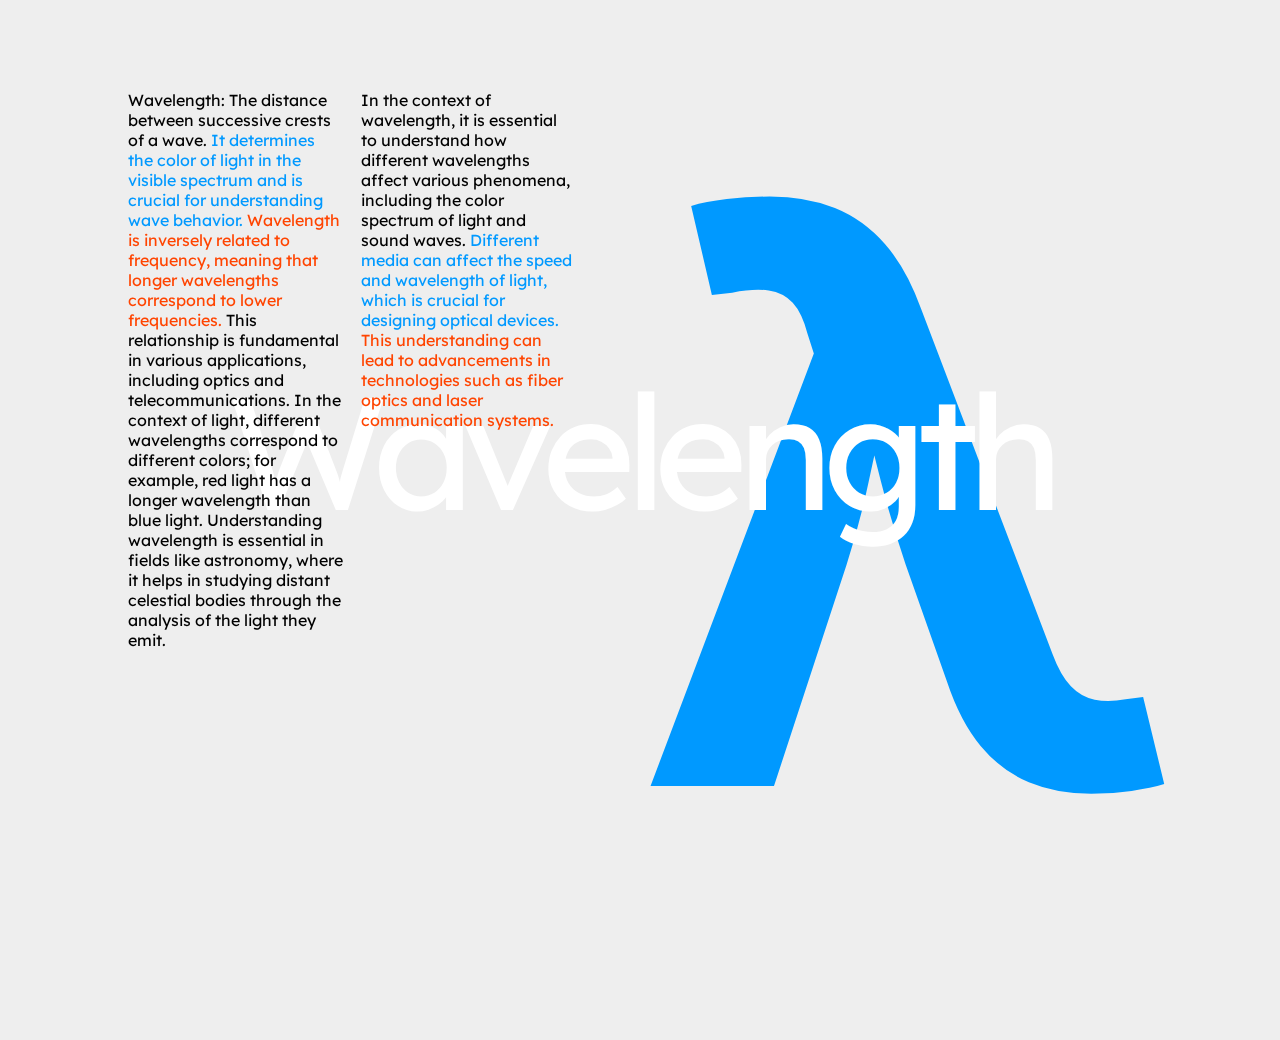
<file: previous-versons/testing/index.html>
<!DOCTYPE html>
<html lang="en">

<head>
    <meta charset="UTF-8">
    <meta name="viewport" content="width=device-width, initial-scale=1.0">
    <link rel="stylesheet" href="../css/main.css">
    <link rel="stylesheet" href="../css/header_footer.css">
    <link rel="stylesheet" href="../css/text.css">
    <link rel="stylesheet" href="../css/grids.css">
    <link rel="stylesheet" href="../css/orbit_text.css">
    <link rel="stylesheet" href="../css/parallax_text.css">
    <link rel="stylesheet" href="../css/svg_arrow_circle.css">
    <link rel="stylesheet" href="../css/buttons.css">
    <link rel="stylesheet" href="../css/gradients.css">
    <link rel="stylesheet" href="../css/sections.css">
    <link rel="stylesheet" href="../css/images.css">
    <link rel="stylesheet" href="../css/styles.css">
    <link rel="stylesheet" href="../css/title.css">
    <title>Test</title>
    <style>
        @font-face {
            font-family: 'Lexend-Light';
            src: url('../fonts/Lexend/static/Lexend-Light.ttf') format('truetype');
            font-weight: normal;
            font-style: normal;
        }

        @font-face {
            font-family: 'Lexend';
            src: url('../fonts/Lexend/static/Lexend-Regular.ttf') format('truetype');
            font-weight: normal;
            font-style: normal;
        }

        @font-face {
            font-family: 'Noto-Bold';
            src: url('../fonts/Noto_Serif/static/NotoSerif-Medium.ttf') format('truetype');
            font-weight: normal;
            font-style: normal;
        }

        @font-face {
            font-family: 'Inter-Bold';
            src: url('../fonts/Inter/static/Inter_18pt-Bold.ttf') format('truetype');
            font-weight: normal;
            font-style: normal;
        }

        * {
            margin: 0;
            padding: 0;
            box-sizing: border-box;
            overscroll-behavior: none;
            user-select: none;
            transition: 0.2s ease all;
        }

        body {
            background-color: #eee;
            height: 100vh;
        }

        .paragraph-div {
            position: fixed;
            display: grid;
            grid-template-columns: 1fr 1fr;
            top: 0;
            left: 0;
            width: 35vw;
            margin-left: 10vw;
            margin-top: 10vh;
            gap: 1.1rem;
            z-index: 2;
        }

        html,
        body {
            height: 100vh;
            overflow: hidden;
            margin: 0;
            display: flex;
            justify-content: center;
            align-items: center;
        }

        .symbol-div {
            display: flex;
            flex-direction: row;
            overflow-x: auto;
            white-space: nowrap;
            align-items: center;
            gap: 25vw;
        }

        .margin-left {
            margin-left: 50vw;
        }

        .margin-right {
            margin-right: 15vw;
        }

        .title-div {
            position: fixed;
            display: flex;
            justify-content: center;
            align-items: center;
            top: 0;
            left: 0;
            width: 100vw;
            height: 100vh;
            z-index: 0;
            pointer-events: none;
        }

        p {
            font-family: Lexend-Light;
            font-size: 1.1rem;
            margin-bottom: 1.1rem;
            font-weight: 300;
        }

        h1.symbol {
            font-family: Inter-Bold;
            font-size: 50rem;
            color: #09f;
        }

        h2 {
            font-family: Lexend;
            font-size: 10rem;
            letter-spacing: -10px;
            color: #fff;
        }

        span {
            color: #09f;
        }

        span.red {
            color: #f40;
        }

        h1.noto {
            font-family: Noto-Bold;
        }
    </style>
</head>

<body>
    <div class="paragraph-div">
        <div id="paragraph-left" class="paragraph-left">
            <p>Lorem ipsum dolor sit amet consectetur adipisicing elit. Consectetur, ipsum veritatis repellendus
                incidunt, quibusdam <span>aliquam nemo inventore aspernatur accusamus</span> officiis veniam sint
                voluptate alias
                dolorum expedita perspiciatis rerum mollitia eius recusandae et quidem excepturi magni! A id deleniti
                dicta nulla.<br><br>
                Lorem ipsum dolor sit amet consectetur adipisicing elit. Consectetur, ipsum veritatis repellendus
                incidunt, quibusdam aliquam nemo inventore aspernatur accusamus officiis veniam sint voluptate alias
                dolorum expedita perspiciatis rerum mollitia eius recusandae et quidem excepturi magni! A id deleniti
                dicta nulla. </p>
        </div>
        <div id="paragraph-right" class="paragraph-right">
            <p>Lorem ipsum dolor sit amet consectetur adipisicing elit. Consectetur, ipsum veritatis repellendus
                incidunt, quibusdam aliquam nemo inventore aspernatur accusamus officiis veniam sint voluptate alias
                dolorum expedita perspiciatis rerum mollitia eius recusandae et quidem excepturi magni! A id deleniti
                dicta nulla. <br><br>
                Lorem ipsum dolor sit amet <span class="red">consectetur adipisicing elit.</span> Ex eligendi
                consectetur accusantium possimus
                reprehenderit placeat! Fugiat reprehenderit debitis hic fugit.
            </p>
        </div>
    </div>

    <div class="title-div">
        <h2 id="symbol-name">Wavelength</h2>
    </div>

    <div class="symbol-div">
        <h1 id="symbol-1" class="symbol margin-left">λ</h1>
        <h1 id="symbol-2" class="symbol">ƒ</h1>
        <h1 id="symbol-3" class="noto symbol">Ѱ</h1>
        <h1 id="symbol-4" class="symbol">ω</h1>
        <h1 id="symbol-5" class="symbol">ϕ</h1>
        <h1 id="symbol-6" class="symbol">k</h1>
        <h1 id="symbol-7" class="symbol margin-right">h</h1>
    </div>

    <script>
        const scrollContainer = document.querySelector('.symbol-div');
        const symbols = document.querySelectorAll('.symbol');
        const titleElement = document.getElementById('symbol-name');
        const paragraphLeft = document.getElementById('paragraph-left');
        const paragraphRight = document.getElementById('paragraph-right');

        const titles = [
            "Wavelength",
            "Frequency",
            "Wave Function",
            "Angular Velocity",
            "Phase",
            "Wave Number",
            "Planck's Constant"
        ];
        const paragraphsLeft = [
            "Wavelength: The distance between successive crests of a wave. <span>It determines the color of light in the visible spectrum and is crucial for understanding wave behavior.</span> <span class='red'>Wavelength is inversely related to frequency, meaning that longer wavelengths correspond to lower frequencies.</span> This relationship is fundamental in various applications, including optics and telecommunications. In the context of light, different wavelengths correspond to different colors; for example, red light has a longer wavelength than blue light. Understanding wavelength is essential in fields like astronomy, where it helps in studying distant celestial bodies through the analysis of the light they emit.<br><br>",

            "Frequency: The number of cycles of a wave that pass a point in one second. <span>Higher frequencies correspond to shorter wavelengths and higher energy.</span> <span class='red'>In acoustics, frequency determines the pitch of a sound; higher frequencies result in higher pitches, while lower frequencies produce lower pitches.</span> Frequency is measured in hertz (Hz), with one hertz equaling one cycle per second. In radio communications, different frequencies are used to transmit signals, allowing multiple channels to operate simultaneously without interference. Understanding frequency is vital for designing audio equipment, radio transmitters, and even in understanding the vibrations of musical instruments.<br><br>",

            "Wave Function: A mathematical description of the quantum state of a particle. <span>It contains all the information about a quantum system and is fundamental to quantum mechanics.</span> <span class='red'>The wave function is typically represented by the Greek letter Ψ (psi) and can describe the probability amplitude of a particle's position and momentum.</span> One of the key principles of quantum mechanics is that particles can exist in multiple states at once until measured, a phenomenon known as superposition. The square of the wave function's absolute value gives the probability density, indicating where a particle is likely to be found. This concept has profound implications for understanding the behavior of atoms and subatomic particles.<br><br>",

            "Angular Velocity: The rate of rotation of an object around an axis, measured in radians per second. <span>It is critical in dynamics for understanding the motion of rotating bodies.</span> <span class='red'>Angular velocity provides insight into how quickly an object is spinning and is essential in fields such as engineering and physics.</span> It is a vector quantity, meaning it has both magnitude and direction, which indicates the axis of rotation. In mechanical systems, understanding angular velocity helps in designing gears, wheels, and various rotating machinery. It also plays a crucial role in sports science, where analyzing angular velocity can improve athletic performance by optimizing techniques in activities such as gymnastics or diving.<br><br>",

            "Phase: The position of a point in time on a waveform. <span>Phase differences between waves can lead to constructive or destructive interference.</span> <span class='red'>When two waves meet, their phases interact; if they are in phase, they combine to create a wave of greater amplitude (constructive interference), while if they are out of phase, they can cancel each other out (destructive interference).</span> Phase is critical in many applications, such as audio engineering, where it affects sound quality, and in optics, where it influences the behavior of light waves. Understanding phase is essential in fields like telecommunications, where signal clarity and integrity are paramount.<br><br>",

            "Wave Number: The number of wavelengths per unit distance. <span>It is inversely related to wavelength and is used in various fields, including spectroscopy.</span> <span class='red'>Wave number is typically measured in reciprocal meters and is particularly useful in identifying spectral lines in light emitted or absorbed by substances.</span> In spectroscopy, analyzing the wave numbers of light can provide information about molecular structures and chemical compositions. The concept of wave number is also employed in physics to describe wave propagation in different media, making it a crucial aspect of wave mechanics.<br><br>",

            "Planck's Constant: A fundamental constant that relates the energy of a photon to its frequency. <span>It is a key element of quantum mechanics, influencing the behavior of particles at atomic scales.</span> <span class='red'>Planck's constant is denoted by the symbol h and has a value of approximately 6.626 x 10^-34 Joule seconds.</span> It plays a crucial role in the field of quantum mechanics, particularly in the formulation of the photoelectric effect, where it helps explain how light can eject electrons from a material. The concept of quantization, which arises from Planck's constant, is fundamental in understanding atomic and subatomic processes, leading to advancements in various technologies such as lasers and semiconductors."
        ];

        const paragraphsRight = [
            "In the context of wavelength, it is essential to understand how different wavelengths affect various phenomena, including the color spectrum of light and sound waves. <span>Different media can affect the speed and wavelength of light, which is crucial for designing optical devices.</span> <span class='red'>This understanding can lead to advancements in technologies such as fiber optics and laser communication systems.</span><br><br>",

            "For frequency, it is vital to recognize its applications in sound engineering and telecommunications. <span>By manipulating frequency, audio engineers can create immersive sound experiences, while radio frequency engineers can develop efficient communication systems.</span> <span class='red'>Moreover, frequency analysis is used in fields like medicine for various diagnostic tools, including ultrasound imaging.</span><br><br>",

            "When discussing wave functions, one must appreciate their role in quantum computing and modern physics. <span>The manipulation of wave functions can lead to breakthroughs in quantum information processing, which promises to revolutionize computing.</span> <span class='red'>Understanding these concepts is fundamental for physicists and engineers working on the next generation of technological advancements.</span><br><br>",

            "Angular velocity's applications extend to various real-world scenarios, from analyzing the motion of planets in astrophysics to optimizing the design of rotating machinery in industries. <span>By understanding the relationship between angular velocity and linear speed, engineers can improve the efficiency of machines, such as turbines and motors.</span> <span class='red'>This understanding is also crucial for developing safe and effective transportation systems, such as in the automotive and aerospace industries.</span><br><br>",

            "In terms of phase, it is crucial to understand how phase shifts can affect signal transmission in telecommunications. <span>Engineers can use this knowledge to improve data transfer rates and reduce signal degradation over distances.</span> <span class='red'>In the entertainment industry, phase manipulation is also used in audio mixing to enhance sound quality and create specific auditory effects.</span><br><br>",

            "Wave number is a significant parameter in various scientific applications, such as analyzing wave propagation in geophysics and environmental science. <span>Understanding wave numbers allows scientists to interpret seismic data and study atmospheric waves, providing critical insights into natural phenomena.</span> <span class='red'>This knowledge is essential for disaster preparedness and response, particularly in regions prone to earthquakes or extreme weather events.</span><br><br>",

            "Finally, Planck's constant is essential not only in theoretical physics but also in practical applications, such as determining the energy levels of electrons in atoms. <span>This fundamental constant is pivotal in developing new materials and technologies, including solar cells and quantum sensors.</span> <span class='red'>As our understanding of quantum mechanics deepens, the implications of Planck's constant will continue to be significant, influencing future innovations in various fields.</span>"
        ];

        window.addEventListener('wheel', (e) => {
            if (e.deltaY !== 0) {
                e.preventDefault();
                scrollContainer.scrollLeft += e.deltaY;
            }
        }, { passive: false });

        function updateContent() {
            let closestSymbol = null;
            let minDistance = Infinity;
            let containerCenter = scrollContainer.scrollLeft + (window.innerWidth / 2);

            symbols.forEach((symbol, index) => {
                const symbolRect = symbol.getBoundingClientRect();
                const symbolCenter = symbolRect.left + (symbolRect.width / 2);
                const distance = Math.abs(symbolCenter - (window.innerWidth / 2));

                if (distance < minDistance) {
                    minDistance = distance;
                    closestSymbol = index;
                }
            });

            if (closestSymbol !== null) {
                titleElement.textContent = titles[closestSymbol];
                paragraphLeft.innerHTML = paragraphsLeft[closestSymbol];
                paragraphRight.innerHTML = paragraphsRight[closestSymbol];
            }
        }

        scrollContainer.addEventListener('scroll', updateContent);
        window.addEventListener('resize', updateContent);

        updateContent();
    </script>
</body>

</html>
</file>
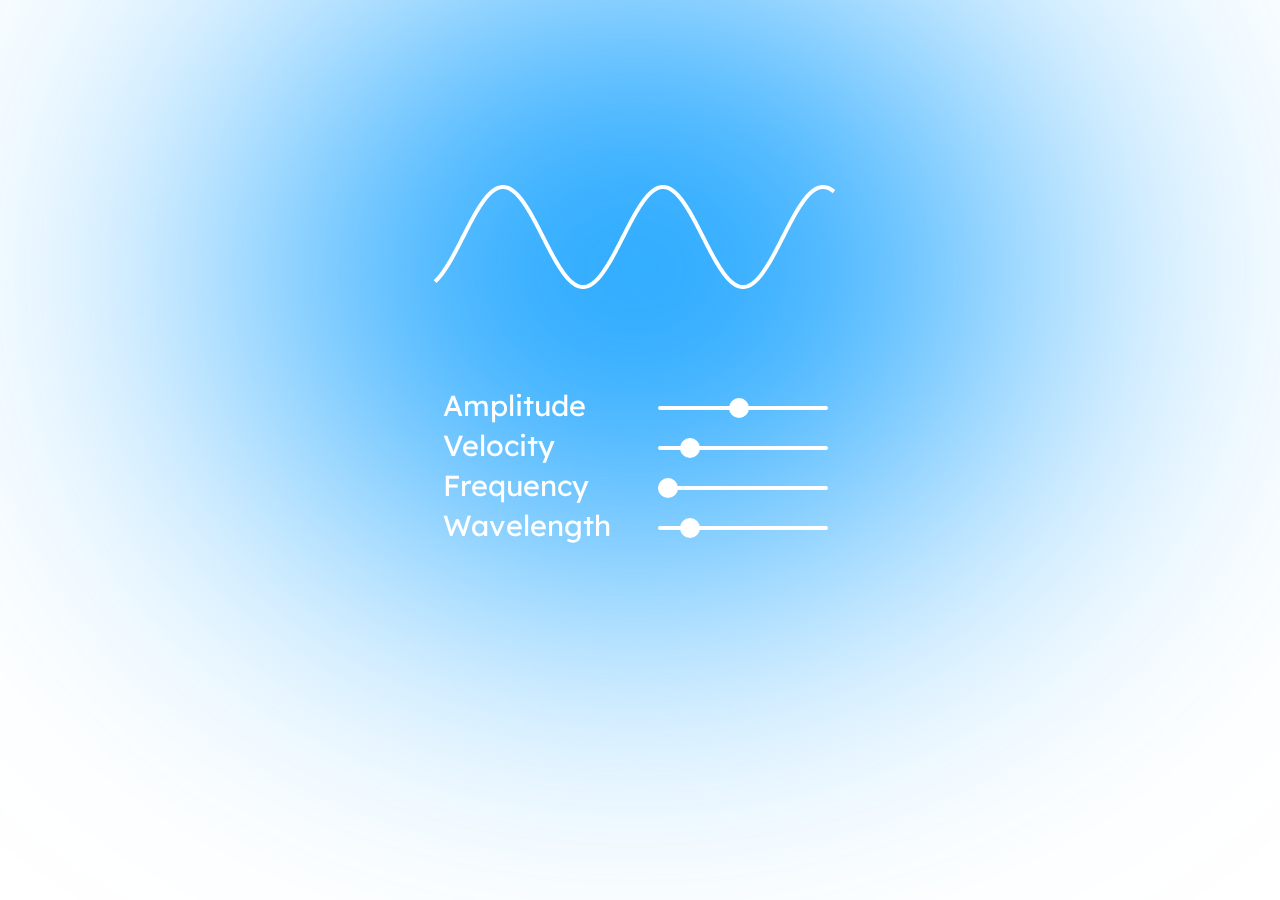
<file: previous-versons/pages/AFVW.html>
<!DOCTYPE html>
<html lang="en">

<head>
    <meta charset="UTF-8">
    <meta name="viewport" content="width=device-width, initial-scale=1.0">
    <title>Wave Simulation</title>
    <link rel="stylesheet" href="../css/AFVW.css">
    <link rel="stylesheet" href="../css/main.css">
    <link rel="stylesheet" href="../css/text.css">
</head>

<body>
    <div class="centered" style="height: 60vh;">
        <canvas id="wave" width="800" height="300"></canvas>

        <div class="wave-control-grid">
            <div class="wave-control-grid-item">
                <label for="amplitude">
                    <h1>Amplitude</h1>
                    <!-- <span id="amplitudeValue"> 50</span> px</h1> -->
                </label>
            </div>
            <input type="range" id="amplitude" min="5" max="100" value="50" step="0.001">
            <div class="wave-control-grid-item">
                <label for="velocity">
                    <h1>Velocity</h1>
                    <!-- <span id="velocityValue"> 1.6</span> m/s</h1> -->
                </label>
            </div>
            <input type="range" id="velocity" min="1" max="5" value="1.6" step="0.001">
            <div class="wave-control-grid-item">
                <label for="frequency">
                    <h1>Frequency</h1>
                    <!-- <span id="frequencyValue"> 1</span> Hz</h1> -->
                </label>
            </div>
            <input type="range" id="frequency" min="1" max="5" value="1" step="0.001">
            <div class="wave-control-grid-item">
                <label for="wavelength">
                    <h1>Wavelength</h1>
                    <!-- <span class="inter">λ</span>: <span id="wavelengthValue"> 1.6</span >m</h1> -->
                </label>
            </div>
            <input type="range" id="wavelength" min="1" max="5" value="1.6" step="0.001">
        </div>

        <div id="color-rect"></div>
    </div>
    <script src="../js/AFVW/AFVW.js"></script>
</body>

</html>
</file>
<file: previous-versons/css/main.css>
:root {
    --black: #000;
    --white: #fff;
    --grey: #666;
    --off-black: #101010;
    --off-white: #e1e1e1;
    --deep-red: #900;
    --deep-blue: #009;
    --blue-two: #03c;
    --red: #f00;
    --blue: #09f;
    --light-blue: #7cf;
    --orange: #f90;
    --green: #090;
    --pink: #f9f;
    --cyan: #099;
    --purple: #90f;
    /* 90f / 60f */
    --light-green: #9f0;
    --light-purple: #99f;
    --header-height: 90px;
    --double-header-height: calc(var(--header-height) * 2);
    --triple-header-height: calc(var(--header-height) * 3);
    --half-header-height: calc(var(--header-height) / 2);
    --border-width: 1.5px;
    --margin-bottom: 10px;
    --section-title-font-size: 1.5rem;
    --large-paragraph-font-size: 1.2rem;
    --paragraph-font-size: 1.1rem;
    --big-header-font-size: 4rem;
    --header-button-font-size: 1rem;
    --title-font-size: 10rem;
    --double-title-font-size: calc(var(--title-font-size) * 2);
    --ease-time: 0.2s;
    --two-header-divs: calc(100vw / 8 * 2);
    --one-third: calc(100vw / 3);
    --two-thirds: calc(100vw / 3 * 2);
}

@font-face {
    font-family: 'Lexend';
    src: url('../fonts/Lexend/Lexend-VariableFont_wght.ttf') format('truetype');
    font-weight: normal;
    font-style: normal;
}

@font-face {
    font-family: 'Lexend-Light';
    src: url('../fonts/Lexend/static/Lexend-Light.ttf') format('truetype');
    font-weight: normal;
    font-style: normal;
}

@font-face {
    font-family: 'lexend-semi';
    src: url('../fonts/Lexend/static/Lexend-SemiBold.ttf') format('truetype');
    font-weight: normal;
    font-style: normal;
}

@font-face {
    font-family: 'inter-bold';
    src: url('../fonts/Inter/static/Inter_18pt-Bold.ttf') format('truetype');
    font-weight: normal;
    font-style: normal;
}

@font-face {
    font-family: 'inter';
    src: url('../fonts/Inter/static/Inter_18pt-Bold.ttf') format('truetype');
    font-weight: normal;
    font-style: normal;
}

* {
    margin: 0;
    padding: 0;
    box-sizing: border-box;
    user-select: none;
    overscroll-behavior: none;
    font-family: Lexend;
    transition: var(--ease-time) ease all, 0s ease width, 0s ease height;
}

/* .cursor {
    position: fixed;
    z-index: 100;
    width: 20px;
    height: 20px;
    border-radius: 50%;
    background: #60f;
    mix-blend-mode: difference;
    pointer-events: none;
    transform: translate(-50%, -50%);
    transition: none;
} */

body {
    overflow-x: hidden;
    padding-top: var(--header-height);
    background: var(--white);
    font-size: 1em;
    font-weight: 100;
    margin-right: 10px;
}
</file>
<file: previous-versons/css/header_footer.css>
/* HEADER */

header {
    position: fixed;
    top: 0;
    width: 100vw !important;
    background: var(--white);
    display: grid;
    grid-template-columns: 3fr 1fr 1fr 1fr 1fr 1fr;
    z-index: 10;
}

header.off-black {
    background: var(--off-black);
    color: var(--white);
    border: none;
    border-left: 0 !important;
}

header.off-black .a {
    color: var(--white);
}

header.off-black .header-item {
    border: var(--border-width) var(--white) solid;
    border-top: none !important;
}

.no-border-right {
    border-right: none !important;
}

.no-border-left {
    border-left: none !important;
}

.header-item {
    display: flex;
    align-items: center;
    justify-content: center;
    height: var(--header-height);
    border: var(--border-width) var(--black) solid;
    border-top: none;
    border-left: none !important;
    text-align: center;
    gap: 50px;
}

.header-item:last-child,
header.off-black .header-item:last-child {
    border-right: none !important;
}

/* FOOTER */

footer {
    bottom: 0;
    width: 100vw;
    height: var(--header-height);
    z-index: 10;
}
</file>
<file: previous-versons/css/text.css>
h1 {
    font-weight: 500;
    font-size: 1.5em;
}

h2 {
    font-weight: 500;
    font-size: var(--large-paragraph-font-size);
}

p {
    font-weight: 100;
    font-size: var(--header-button-font-size);
    /* font-size: var(--paragraph-font-size); */
    font-family: Lexend-Light;
    letter-spacing: 0.5px;
}

strong {
    font-weight: 500;
    color: var(--blue);
}

strong.red {
    font-weight: 500;
    color: var(--red);
}

a {
    text-decoration: none;
    color: var(--black);
}

h1.white {
    color: var(--white);
}

.huge-text {
    font-size: 5em;
    font-weight: 600;
}

h1.section-title {
    display: inline-block;
    border-bottom: var(--border-width) solid var(--black);
    padding-bottom: 4px;
    font-size: var(--section-title-font-size);
    font-weight: 500;
    margin-top: var(--header-height);
    margin-bottom: calc(var(--paragraph-font-size) * 2);
}

h2.section-title {
    display: inline-block;
    border-bottom: var(--border-width) solid var(--black);
    padding-bottom: 4px;
    font-size: var(--section-title-font-size);
    font-weight: 500;
    margin-top: var(--header-height);
    padding-bottom: var(--paragraph-font-size);
}

span.inter,
h1.inter {
    font-family: inter !important;
}

p.paragraph {
    font-size: var(--paragraph-font-size);
    font-weight: 300;
    letter-spacing: 0.5px;
    padding-bottom: var(--paragraph-font-size);
}

p.paragraph.white {
    color: var(--white);
}

a.white {
    color: var(--white) !important;
}

.big-header {
    font-family: lexend-semi;
    font-size: var(--big-header-font-size);
    margin-bottom: var(--margin-bottom);
    padding-top: 80px;
}

.big-header.underline {
    display: inline-block;
    font-family: lexend-semi;
    font-size: var(--big-header-font-size);
    /* margin-bottom: var(--margin-bottom); */
    padding-top: 80px;
    padding-bottom: 4px;
    border-bottom: var(--border-width) solid var(--black);
    margin-bottom: calc(var(--paragraph-font-size) * 2);
}

p.large-text-paragraph {
    display: flex;
    flex-direction: column;
    justify-content: center;
    align-items: flex-start;
    width: var(--one-third);
    font-size: var(--large-paragraph-font-size);
    /* letter-spacing: 0.5px; */
    /* line-height: 1.3rem; */
}

/* TEXT HOVER STATES */

.hoverable-text:hover {
    color: var(--blue) !important;
}

.hoverable-text-orange:hover {
    color: var(--orange) !important;
}

.hoverable-text-green:hover {
    color: var(--green) !important;
}

.hoverable-text-white:hover {
    color: var(--white);
}

.hoverable-text-white.active {
    color: var(--white);
}

p.hoverable-text-underline {
    position: relative;
    display: inline-block;
}

p.hoverable-text-underline::after {
    content: "";
    position: absolute;
    left: 0;
    bottom: -2px;
    width: 100%;
    height: var(--border-width);
    background-color: var(--black);
    opacity: 0;
    transform: scaleX(0);
    transition: var(--ease-time) ease all;
}

p.hoverable-text-underline.black::after {
    background-color: var(--white);
}

.hoverable-text-underline-parent:hover p.hoverable-text-underline::after {
    opacity: 1;
    transform: scaleX(1);
}

.large-hoverable-text-underline-parent {
    display: inline-block;
    cursor: pointer;
}

.large-hoverable-text-underline-parent span {
    position: relative;
    display: inline-block;
}

.large-hoverable-text-underline-parent span::before {
    content: "";
    position: absolute;
    left: 0;
    bottom: -3.6em;
    font-size: 1.2rem;
    font-family: Lexend;
    white-space: nowrap;
    text-align: left;
    opacity: 0;
    transition: opacity 0.3s ease-in-out;
}

.large-hoverable-text-underline-parent.glossary span::before {
    content: "Learn the basics of waves and their vocab";
}

.large-hoverable-text-underline-parent.atoms span::before {
    content: "Play with atoms and their quantum structure";
}

.large-hoverable-text-underline-parent.circles span::before {
    content: "Discover the connections between everything with circles";
}

.large-hoverable-text-underline-parent span::after {
    content: "";
    position: absolute;
    left: 0;
    bottom: 0;
    width: 100%;
    height: 2px;
    background-color: var(--blue);
    transform: scaleX(0);
    transition: transform 0.3s ease-in-out;
}

.large-hoverable-text-underline-parent.blue span::after {
    background-color: var(--blue);
}

.large-hoverable-text-underline-parent.orange span::after {
    background-color: var(--orange);
}

.large-hoverable-text-underline-parent.pink span::after {
    background-color: var(--pink);
}

.large-hoverable-text-underline-parent:hover span::before {
    opacity: 1;
}

.large-hoverable-text-underline-parent:hover span::after {
    transform: scaleX(1);
}

.double-title-text {
    font-family: inter-bold;
    font-size: var(--double-title-font-size);
}
</file>
<file: previous-versons/css/grids.css>
.grid {
    display: grid;
    grid-template-columns: 1fr 1fr;
    width: 100vw;
    background-color: var(--white);
}

.margin {
    width: calc(100vw - 200px);
    align-self: center;
}

.three-column {
    grid-template-columns: 1fr 1fr 1fr;
}

.four-column {
    grid-template-columns: 1fr 1fr 1fr 1fr;
}

.span-two {
    display: flex;
    flex-direction: column;
    justify-content: center;
    align-items: center;
    width: 100%;
    grid-column: span 2;
}

.grid-item {
    /* display: flex;
    align-items: center;
    justify-content: center; */
    height: var(--header-height);
    border: var(--border-width) var(--black) solid;
    border-left: none;
    text-align: center;
    line-height: var(--header-height);
    /* font-size: 1em; */
    font-weight: 100;
}

.grid-item:last-child {
    border-right: none;
}

.grid-item-black {
    background-color: var(--black);
    height: var(--header-height);
    text-align: center;
    line-height: var(--header-height);
    font-size: 1em;
    font-weight: 100;
    color: var(--white);
}

.large-vertical-column-item {
    display: flex;
    justify-content: space-between;
    align-items: center;
    padding-left: 50px;
    padding-right: 50px;
    height: var(--triple-header-height);
    border: var(--border-width) var(--black) solid;
    border-left: none;
    border-right: none;
    border-bottom: none;
    text-align: center;
    line-height: var(--header-height);
    font-weight: 100;
}

.large-vertical-column-item.blue:hover span {
    color: var(--blue);
}

.large-vertical-column-item.orange:hover span {
    color: var(--orange);
}

.large-vertical-column-item.pink:hover span {
    color: var(--pink);
}

.large-vertical-column-item span {
    font-family: lexend-semi;
    font-size: var(--big-header-font-size);
}

.large-vertical-column {
    margin-top: var(--header-height);
    margin-bottom: var(--header-height);
    display: flex;
    flex-direction: column;
    width: var(--two-thirds);
    background-color: var(--white);
}

.large-vertical-column-item:last-child {
    border-bottom: var(--border-width) var(--black) solid;
}

.vertical-column {
    margin-top: var(--header-height);
    margin-bottom: var(--header-height);
    display: flex;
    flex-direction: column;
    width: var(--two-header-divs);
    background-color: var(--white);
}

.vertical-column-item {
    display: flex;
    justify-content: space-between;
    align-items: center;
    padding-left: 50px;
    padding-right: 50px;
    height: var(--header-height);
    border: var(--border-width) var(--black) solid;
    border-left: none;
    border-right: none;
    border-bottom: none;
    text-align: center;
    line-height: var(--header-height);
    font-size: 1em;
    font-weight: 100;
}

.vertical-column-item:last-child {
    border-bottom: var(--border-width) var(--black) solid;
}

.vertical-column-item:hover .circle {
    background-color: var(--blue);
}

/* HOVERABLE GRID ITEMS */

.hoverable-item.active,
.hoverable-item-deep-blue.active {
    background-color: var(--blue);
    border-bottom: none;
}

.hoverable-item:hover {
    background-color: var(--blue);
}

.hoverable-item-pink:hover {
    background-color: var(--pink);
}

.hoverable-item-orange:hover {
    background-color: var(--orange);
}

.hoverable-item-purple:hover {
    background-color: var(--light-purple);
}

.hoverable-item-cyan:hover {
    background-color: var(--cyan);
}

.hoverable-item-green:hover {
    background-color: var(--green);
}

.hoverable-item-light-green:hover {
    background-color: var(--light-green);
}

.hoverable-item-red:hover {
    background-color: var(--red);
}

.hoverable-item-deep-blue:hover {
    background-color: var(--deep-blue);
}
</file>
<file: previous-versons/css/orbit_text.css>
/* ORBIT */

.orbit-container {
    position: relative;
    display: inline-block;
}

#orbit-text {
    position: relative;
    z-index: 2;
}

.orbit {
    position: absolute;
    top: 68%;
    left: 50%;
    width: 20px;
    height: 20px;
    background-color: var(--blue);
    border-radius: 50%;
    animation: orbit 2s linear infinite;
}

@keyframes orbit {
    0% {
        transform: translate(-50%, -50%) rotate(0deg) translateX(35px);
        z-index: 3;
    }

    25% {
        z-index: 1;
    }

    50% {
        z-index: 1;
    }

    75% {
        z-index: 1;
    }

    100% {
        transform: translate(-50%, -50%) rotate(360deg) translateX(35px);
        z-index: 3;
    }
}

/* TITLE ORBIT */

.title-orbit-container {
    position: relative;
    display: inline-block;
    width: 100%;
}

#title-orbit-text {
    position: relative;
    z-index: 2;
}

.title-planet-one {
    position: absolute;
    top: 35%; 
    left: 52%; 
    width: 50px;
    height: 50px;
    background-color: var(--blue);
    border-radius: 50%;
    animation: title-planet 3.5s linear infinite;
}

.title-planet-two {
    position: absolute;
    top: 35%; 
    left: 52%; 
    width: 30px;
    height: 30px;
    background-color: var(--orange);
    border-radius: 50%;
    animation: title-planet-two 4.5s linear infinite;
}

.title-planet-three {
    position: absolute;
    top: 35%; 
    left: 52%; 
    width: 20px;
    height: 20px;
    background-color: var(--pink);
    border-radius: 50%;
    animation: title-planet-three 4s linear infinite;
}

@keyframes title-planet {
    0% {
        transform: translate(-50%, -50%) rotate(0deg) translateX(100px); 
        z-index: 5;
    }

    20% {
        z-index: 5;
    }

    25% {
        z-index: 1;
    }

    50% {
        z-index: 1;
    }

    75% {
        z-index: 1;
    }

    90% {
        z-index: 5;
    }

    100% {
        transform: translate(-50%, -50%) rotate(360deg) translateX(100px); 
        z-index: 5;
    }
}

@keyframes title-planet-two {
    0% {
        transform: translate(-50%, -50%) rotate(0deg) translateX(120px); 
        z-index: 4;
    }

    25% {
        z-index: 0;
    }

    50% {
        z-index: 0;
    }

    75% {
        z-index: 1;
    }

    100% {
        transform: translate(-50%, -50%) rotate(360deg) translateX(120px); 
        z-index: 4;
    }
}

@keyframes title-planet-three {
    0% {
        transform: translate(-50%, -50%) rotate(0deg) translateX(60px); 
        z-index: 3;
    }

    18% {
        z-index: 3;
    }

    25% {
        z-index: 1;
    }

    50% {
        z-index: 1;
    }

    75% {
        z-index: 1;
    }

    100% {
        transform: translate(-50%, -50%) rotate(360deg) translateX(60px); 
        z-index: 3;
    }
}
</file>
<file: previous-versons/css/parallax_text.css>
/* PARALLAX */

.parallax-container {
    position: relative;
    display: inline-block;
}

#parallax-text {
    position: relative;
    z-index: 2;
}

.parallax-dot-one {
    position: absolute;
    width: 20px;
    height: 20px;
    border-radius: 50%;
    background-color: var(--pink);
    transform: translate(700%, -500%);
    transition: none;
    z-index: -5;
}

.parallax-dot-two {
    background-color: var(--orange);
    width: 30px;
    height: 30px;
    position: absolute;
    border-radius: 50%;
    transform: translate(-600%, -100%);
    transition: none;
    z-index: -5;
}

.parallax-dot-three {
    position: absolute;
    width: 40px;
    height: 40px;
    border-radius: 50%;
    background-color: var(--blue);
    transform: translate(100%, -50%);
    transition: none;
    z-index: 5;
}

.no-overflow {
    overflow: hidden;
}
</file>
<file: previous-versons/css/svg_arrow_circle.css>
.arrow {
    position: absolute;
    width: 41px;
    height: 40px;
    background-image: url('data:image/svg+xml,<svg xmlns="http://www.w3.org/2000/svg" viewBox="0 0 41 40"><path d="M12.415 18.9946C11.8628 18.9946 11.415 19.4423 11.415 19.9946C11.415 20.5469 11.8628 20.9946 12.415 20.9946L12.415 18.9946ZM28.7364 20.7017C29.1269 20.3112 29.1269 19.678 28.7364 19.2875L22.3724 12.9236C21.9819 12.533 21.3488 12.533 20.9582 12.9236C20.5677 13.3141 20.5677 13.9472 20.9582 14.3378L26.6151 19.9946L20.9582 25.6515C20.5677 26.042 20.5677 26.6752 20.9582 27.0657C21.3488 27.4562 21.9819 27.4562 22.3724 27.0657L28.7364 20.7017ZM12.415 20.9946L28.0293 20.9946L28.0293 18.9946L12.415 18.9946L12.415 20.9946Z" fill="black"/></svg>');
    background-size: contain;
    background-repeat: no-repeat;
}

.circle {
    width: 40px;
    height: 40px;
    border-radius: 20px;
    transition: var(--ease-time) ease all;
}
</file>
<file: previous-versons/css/buttons.css>
/* PILL BUTTON */
.pill-button {
    height: var(--header-height);
    width: var(--two-header-divs);
    border: var(--border-width) var(--black) solid;
    margin-bottom: var(--header-height);
    border-radius: var(--header-height);
    font-size: 1em;
    font-weight: 100;
    font-size: var(--large-paragraph-font-size);
}

.pill-button:hover {
    color: var(--white);
    background-color: var(--blue);
    border: none;
}

.pill-button-small {
    height: var(--header-height);
    width: 280px;
    height: 80px;
    background-color: var(--blue);
    margin-bottom: var(--header-height);
    border-radius: 100px;
    font-size: 1em;
    font-weight: 400;
}

.pill-button-small:hover {
    color: var(--white);
    background-color: var(--deep-blue);
    border: none;
}
</file>
<file: previous-versons/css/gradients.css>
.gradient-two {
    background: linear-gradient(to bottom, var(--blue), var(--light-blue));
    background-attachment: fixed;
}

.gradient-one {
    background: linear-gradient(to bottom, var(--deep-blue), var(--blue-two), var(--pink));
    background-attachment: fixed;
    border-bottom: var(--border-width) var(--black) solid;
}

/* .gradient-three {
    background: linear-gradient(to bottom, var(--white), var(--light-blue), var(--blue));
    background-attachment: fixed;
    border-bottom: var(--border-width) var(--black) solid;
} */

.gradient-three {
    /* background: linear-gradient(to bottom, var(--white), var(--blue), var(--blue-two)); */
    background: linear-gradient(to bottom, var(--white), var(--input-color), var(--blue-two));
    background-attachment: fixed;
    border-bottom: var(--border-width) var(--black) solid;
}

.gradient-five {
    /* background: radial-gradient(circle at top, var(--blue) 0%, transparent 50%),
        linear-gradient(to top, var(--white), var(--light-blue), var(--blue)); */
    background: radial-gradient(circle at top, var(--input-color) 0%, transparent 50%),
        linear-gradient(to top, var(--white), var(--light-blue), var(--input-color));
    background-attachment: fixed;
    border-bottom: var(--border-width) var(--black) solid;
}

.gradient-four {
    background: radial-gradient(circle at top, var(--pink) 0%, transparent 50%),
        linear-gradient(to bottom, var(--pink), var(--deep-blue), var(--blue));
    background-attachment: fixed;
    border-bottom: var(--border-width) var(--black) solid;
}

/* .gradient-four {
    position: relative;
    background: 
        radial-gradient(circle at center, var(--red) 10px, transparent 11px),
        linear-gradient(to bottom, var(--pink), var(--deep-blue), var(--blue));
    background-attachment: fixed;
    border-bottom: var(--border-width) var(--black) solid;
} */

/* 
.gradient-one {
    position: relative; 
    width: 100vw; 
    overflow: hidden; 
}

.gradient-one::before {
    content: "";
    position: absolute;
    top: 0;
    left: 0;
    right: 0;
    bottom: 0;
    background: linear-gradient(to bottom, var(--black), var(--deep-blue), var(--pink));
    z-index: -1; 
}

.gradient-one::after {
    content: "";
    position: absolute;
    top: 0;
    left: 0;
    right: 0;
    bottom: 0;
    background-image: url("../Pink.png");
    background-size: cover; 
    background-position: center; 
    mix-blend-mode:hard-light; 
    z-index: 0; 
    pointer-events: none; 
} */
</file>
<file: previous-versons/css/sections.css>
section.white {
    width: 100vw;
    background-color: var(--white) !important;
    padding-bottom: var(--header-height);
    z-index: 3;
}

section.blue {
    background-color: var(--blue);
}

section {
    width: 100vw;
    background-color: var(--white);
    z-index: 3 !important;
}

.small-section {
    width: 100vw;
    z-index: -1 !important;
}
</file>
<file: previous-versons/css/images.css>
.image {
    width: 100%;
    height: 100%;
    object-fit: cover;
    background-color: var(--black);
    border-radius: 10px;
}

.canvas {
    display: flex;
    justify-content: center;
    align-items: center;
    width: 400px;
    height: var(--triple-header-height);
    margin-top: 40px; 
    /* important */
}

.image:hover {
    transform: scale(0.99);
    border-radius: 15px;
}

.waves-image {
    position: absolute;
    mix-blend-mode: multiply;
    width: 100%;
    height: 100%;
    background-image: url("../waves.jpg");
    background-size: cover; 
    background-position: center; 
}

#pd-curves {
    height: 450px;
    background-image: url("../curves/6.svg");
    background-size: contain;
    background-repeat: no-repeat;
    border-radius: 10px;
    transition: none;
}
</file>
<file: previous-versons/css/styles.css>
.centered {
    display: flex;
    flex-direction: column;
    align-items: center;
    justify-content: center;
}

/* .margin-bottom {
    margin-bottom: var(--margin-bottom);
} */

.margin-top {
    margin-top: var(--header-height);
}

.margin-bottom {
    margin-bottom: var(--header-height);
}

.small-margin-bottom {
    margin-bottom: var(--paragraph-font-size);
}

.no-margin-bottom {
    margin-bottom: 0 !important;
}

.no-margin-top {
    margin-top: 0 !important;
}

.no-padding-top {
    padding-top: 0 !important;
}

.no-padding-bottom {
    padding-bottom: 0 !important;
}

.margin-bottom-large {
    margin-bottom: 40px;
}

.one-third {
    width: var(--one-third) !important;
}

.two-thirds {
    width: var(--two-thirds) !important;
}

.no-bottom-border {
    border-bottom: none !important;
}

.no-left-border {
    border-left: none !important;
}

.no-right-border {
    border-right: none !important;
}

.bottom-border {
    border-bottom: var(--black) var(--border-width) solid !important;
}

.row {
    display: flex;
    flex-direction: row !important;
}

.gap {
    gap: var(--header-height) !important;
}

.space-between {
    display: flex;
    width: 100%;
    justify-content: space-between !important;
}

.absolute {
    position: absolute;
    z-index: 5;
}

.z-index-1 {
    z-index: 1;
}

.double-header-height {
    height: var(--double-header-height);
}

.svg-height {
    height: 237px;
}
</file>
<file: previous-versons/css/title.css>
.title {
    width: 100vw;
    height: calc(100vh - var(--header-height));
}

.title-text-parent {
    height: calc(100vh - var(--header-height) - var(--header-height));
    margin-bottom: calc(var(--header-height));
}

.title-text,
.title-text span {
    color: var(--white);
    font-family: Lexend-semi;
    font-size: var(--title-font-size);
}

.title-text-black,
.title-text-black span {
    font-family: Lexend-semi;
    font-size: var(--title-font-size);
    color: var(--black) !important;
}

.tab,
.tab-black {
    display: inline-block;
    text-indent: 2em;
}

.tab.black {
    color: var(--black) !important;
}

.title-paragraph {
    position: absolute;
    color: var(--white);
}
</file>
<file: previous-versons/css/AFVW.css>
span.inter {
    font-family: inter;
}

/* body {
    margin: 0;
    padding: 0;
    box-sizing: border-box;
    background-color: #f0f0f0;
} */

canvas {
    width: 800px;
    height: 300px;
    z-index: 2;
}

#color-rect {
    position: absolute;
    width: 800px;
    height: 600px;
    border-radius: 50%;
    filter: blur(200px);
    will-change: transform;
    background-color: var(--input-color);
    margin-bottom: var(--double-header-height);
    z-index: -1;
    transition: none !important;
}

/* #wavelength-display {
    width: 430px;
    font-size: 3em;
    font-family: system-ui;
    color: #fff;
}

.wavelength-display-text {
    position: absolute;
    font-size: 3em;
    font-family: system-ui;
} */

.centered {
    display: flex;
    flex-direction: column;
    justify-content: center;
    align-items: center;
}

input[type="range"] {
    appearance: none;
    -webkit-appearance: none;
    width: 170px;
    background: white;
    height: 4px;
    border-radius: 2px;
    cursor: pointer;
    margin-top: var(--large-paragraph-font-size);
    /* margin-left: 10px; */
}

input[type="range"]::-webkit-slider-thumb {
    -webkit-appearance: none;
    width: 20px;
    height: 20px;
    background: white;
    border-radius: 50%;
}

/* input[type="range"]::-moz-range-thumb {
    width: 15px;
    height: 15px;
    background: white;
    border-radius: 50%;
}

input[type="range"]::-ms-thumb {
    width: 15px;
    height: 15px;
    background: white;
    border-radius: 50%;
} */

label {
    font-family: Lexend;
    font-size: var(--large-paragraph-font-size);
    width: var(--double-header-height);
    color: var(--white);
}

.wave-control-grid {
    display: grid;
    grid-template-columns: auto auto;
    row-gap: 4px;
    column-gap: var(--half-header-height);
    /* margin-top: var(--header-height); */
    margin-bottom: var(--header-height);
    z-index: 2;
}

.wave-control-grid-item {
    width: 170px;
}

.anatomy-symbol-blur-rect {
    width: 200px;
    height: 200px;
    background-color: var(--white);
    filter: blur(100px);
    position: absolute;
    z-index: 0;
}

.inactive {
    display: none;
}
</file>
